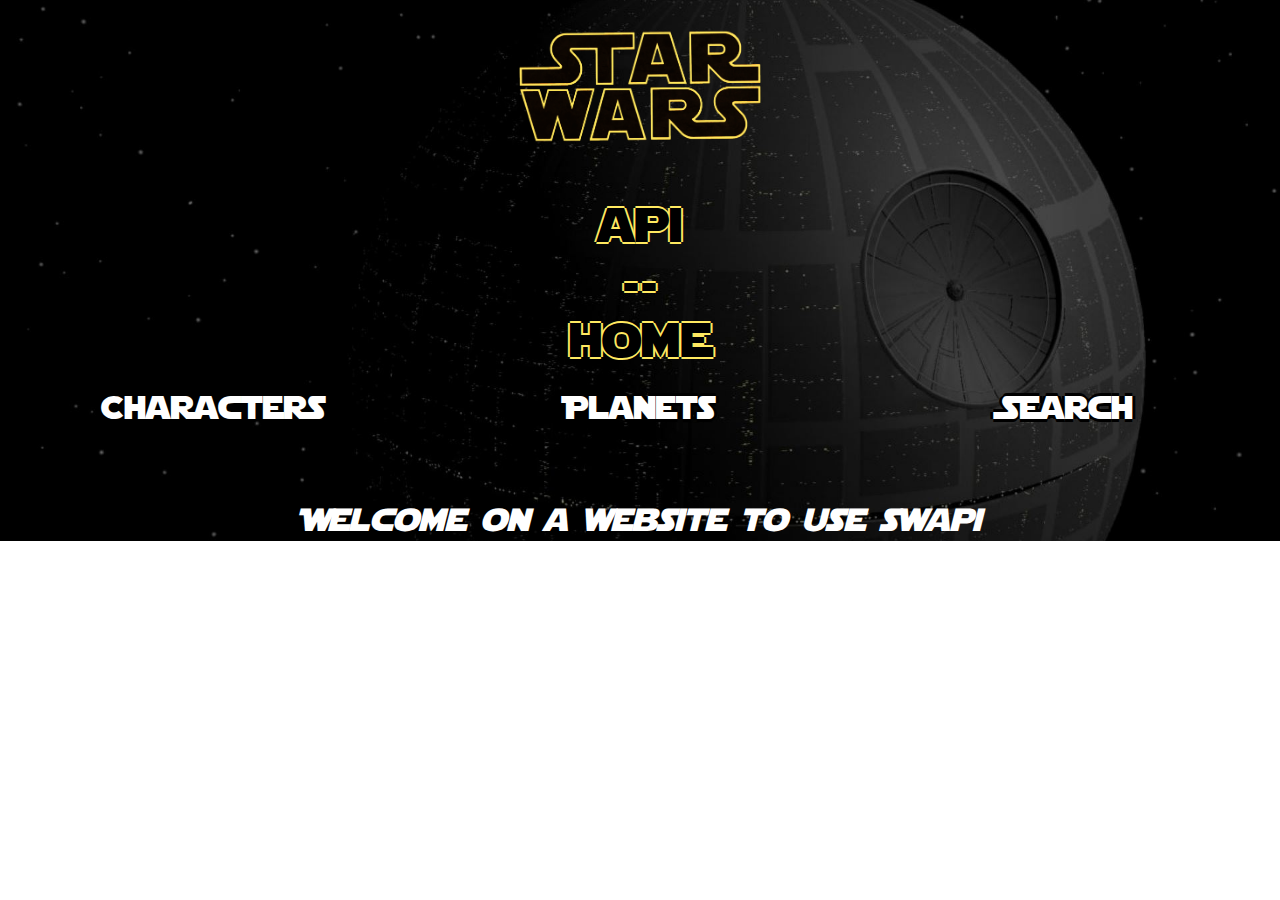
<file: api/index.html>
<!DOCTYPE html>
<html lang="fr">
<head>
    <meta charset="UTF-8">
    <title>Accueil</title>

    <link rel="stylesheet" href="https://stackpath.bootstrapcdn.com/bootstrap/4.4.1/css/bootstrap.min.css" integrity="sha384-Vkoo8x4CGsO3+Hhxv8T/Q5PaXtkKtu6ug5TOeNV6gBiFeWPGFN9MuhOf23Q9Ifjh" crossorigin="anonymous">

    <link rel="stylesheet" href="css/main.css">

</head>
<body>
    <main>
        <!--logo-->
        <figure>
            <img src="images/logostarwars.png">
            <h2>api</h2>
            <h2>--</h2>
            <h2>home</h2>
        </figure>
        <!--fin logo-->
        <!--Navigation-->
        <section class="container-fluid">
            <div class="row">
                <div class="col-sm-4"><a href="pages/characters.html">Characters</a></div>
                <div class="col-sm-4"><a href="pages/planets.html">Planets</a></div>
                <div class="col-sm-4"><a href="pages/search.html">Search</a></div>
            </div>
        </section>
        <section class="container-fluid">
            <div class="row">
                <div id="message" class="col-sm-12">Welcome on a website to use swapi</div>
            </div>
        </section>
        <!--fin-Navigation-->
    </main>
</body>
<script src="https://cdn.jsdelivr.net/npm/popper.js@1.16.0/dist/umd/popper.min.js" integrity="sha384-Q6E9RHvbIyZFJoft+2mJbHaEWldlvI9IOYy5n3zV9zzTtmI3UksdQRVvoxMfooAo" crossorigin="anonymous"></script>
<script src="https://stackpath.bootstrapcdn.com/bootstrap/4.4.1/js/bootstrap.min.js" integrity="sha384-wfSDF2E50Y2D1uUdj0O3uMBJnjuUD4Ih7YwaYd1iqfktj0Uod8GCExl3Og8ifwB6" crossorigin="anonymous"></script>
</html>
</file>
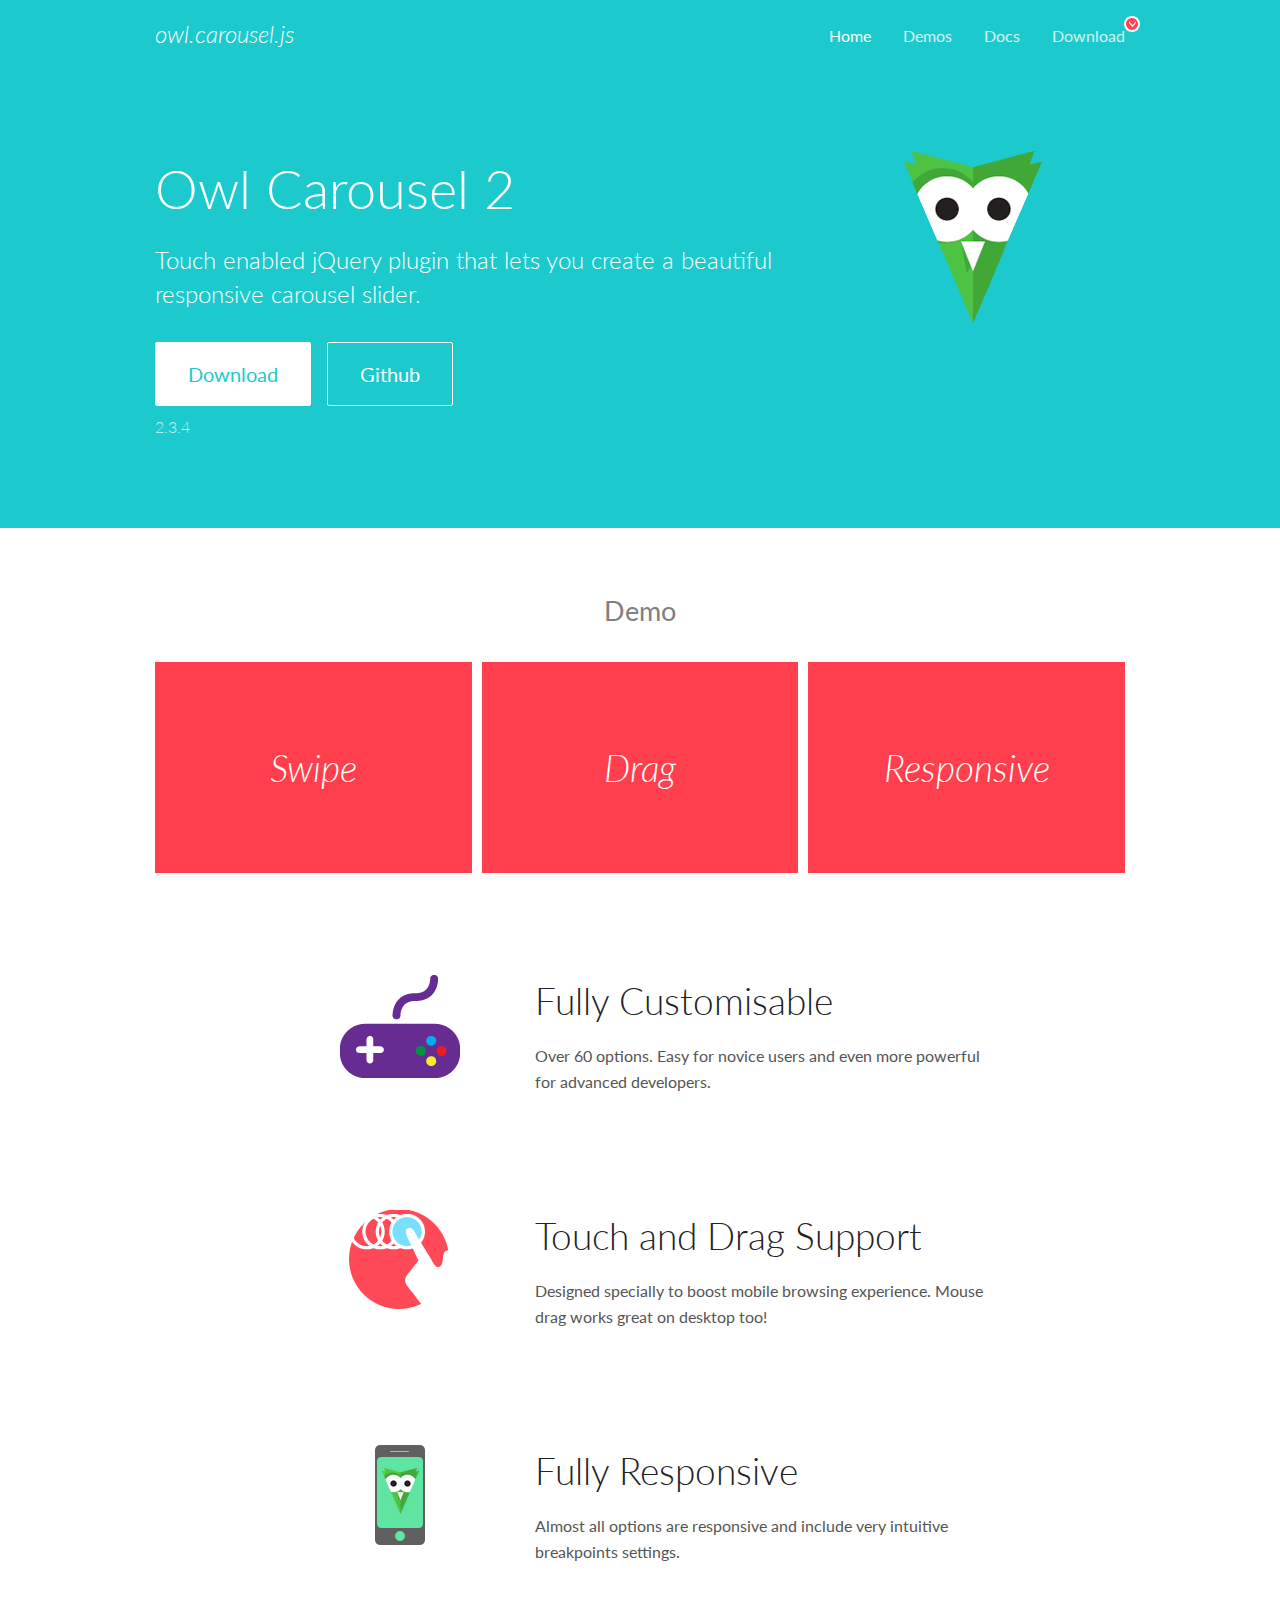
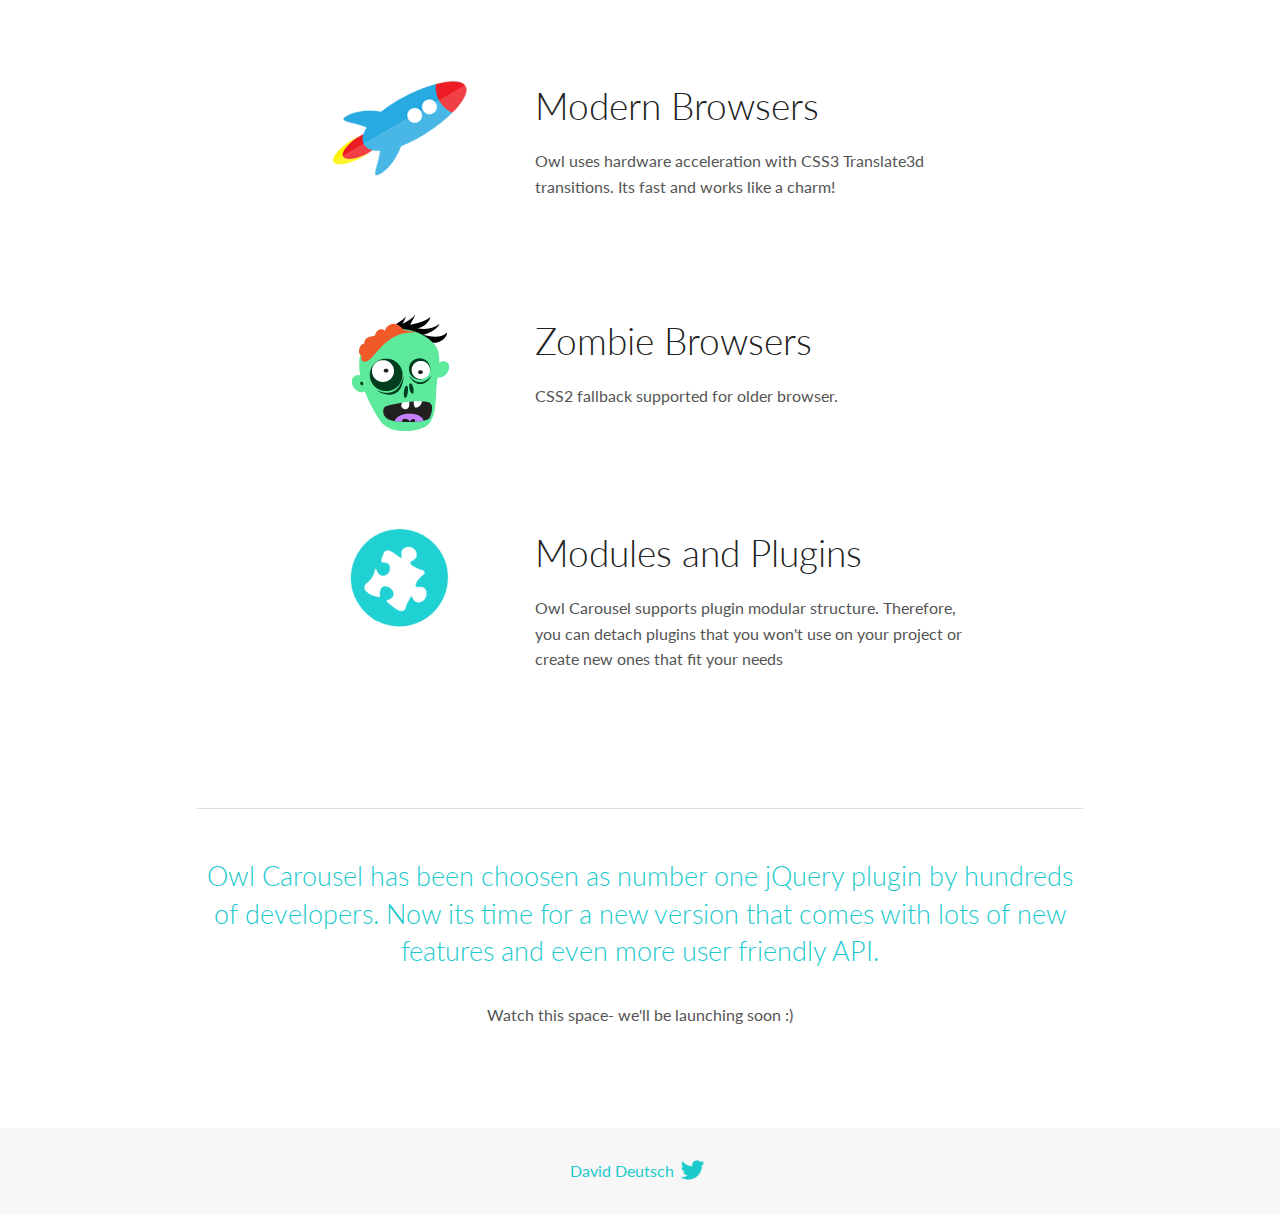
<file: ex/vendor/docs_owl_carousel/index.html>
<!DOCTYPE html>
<html lang="en">
  <head>

    <!-- head -->
    <meta charset="utf-8">
    <meta name="msapplication-tap-highlight" content="no" />
    <meta name="viewport" content="width=device-width, initial-scale=1.0" />
    <meta name="description" content="Touch enabled jQuery plugin that lets you create beautiful responsive carousel slider.">
    <meta name="author" content="David Deutsch">
    <title>
      Home | Owl Carousel | 2.3.4
    </title>

    <!-- Stylesheets -->
    <link href='https://fonts.googleapis.com/css?family=Lato:300,400,700,400italic,300italic' rel='stylesheet' type='text/css'>
    <link rel="stylesheet" href="assets/css/docs.theme.min.css">

    <!-- Owl Stylesheets -->
    <link rel="stylesheet" href="assets/owlcarousel/assets/owl.carousel.min.css">
    <link rel="stylesheet" href="assets/owlcarousel/assets/owl.theme.default.min.css">

    <!-- HTML5 shim and Respond.js IE8 support of HTML5 elements and media queries -->

    <!--[if lt IE 9]>
      <script src="https://oss.maxcdn.com/libs/html5shiv/3.7.0/html5shiv.js"></script>
      <script src="https://oss.maxcdn.com/libs/respond.js/1.3.0/respond.min.js"></script>
    <![endif]-->

    <!-- Favicons -->
    <link rel="apple-touch-icon-precomposed" sizes="144x144" href="assets/ico/apple-touch-icon-144-precomposed.png">
    <link rel="shortcut icon" href="assets/ico/favicon.png">
    <link rel="shortcut icon" href="favicon.ico">

    <!-- Yeah i know js should not be in header. Its required for demos.-->

    <!-- javascript -->
    <script src="assets/vendors/jquery.min.js"></script>
    <script src="assets/owlcarousel/owl.carousel.js"></script>
  </head>
  <body>

    <!-- header -->
    <header class="header">
      <div class="row">
        <div class="large-12 columns">
          <div class="brand left">
            <h3>
              <a href="/OwlCarousel2/">owl.carousel.js</a> 
            </h3>
          </div>
          <a id="toggle-nav" class="right">
            <span></span> <span></span> <span></span> 
          </a> 
          <div class="nav-bar">
            <ul class="clearfix">
              <li class="active">
                <a href="/OwlCarousel2/index.html">Home</a> 
              </li>
              <li> <a href="/OwlCarousel2/demos/demos.html">Demos</a>  </li>
              <li> <a href="/OwlCarousel2/docs/started-welcome.html">Docs</a>  </li>
              <li>
                <a href="https://github.com/OwlCarousel2/OwlCarousel2/archive/2.3.4.zip">Download</a> 
                <span class="download"></span> 
              </li>
            </ul>
          </div>
        </div>
      </div>
    </header>

    <!-- home panel -->
    <section id="hero">
      <div class="row">
        <div class="large-8 medium-8 columns">
          <h1>Owl Carousel 2</h1>
          <h4>Touch enabled jQuery plugin that lets you create a beautiful responsive carousel slider.</h4>
          <a href="https://github.com/OwlCarousel2/OwlCarousel2/archive/2.3.4.zip" class="hero-button">Download</a> 
          <a href="https://github.com/OwlCarousel2/OwlCarousel2" class="hero-button outline">Github</a> 
          <p>2.3.4</p>
        </div>
        <div class="large-4 medium-4 columns">
          <img class="owl-logo" src="assets/img/owl-logo.png" alt="mr. Owl">
        </div>
      </div>
    </section>

    <!-- body -->
    <div class="home-demo">
      <div class="row">
        <div class="large-12 columns">
          <h3>Demo</h3>
          <div class="owl-carousel">
            <div class="item">
              <h2>Swipe</h2>
            </div>
            <div class="item">
              <h2>Drag</h2>
            </div>
            <div class="item">
              <h2>Responsive</h2>
            </div>
            <div class="item">
              <h2>CSS3</h2>
            </div>
            <div class="item">
              <h2>Fast</h2>
            </div>
            <div class="item">
              <h2>Easy</h2>
            </div>
            <div class="item">
              <h2>Free</h2>
            </div>
            <div class="item">
              <h2>Upgradable</h2>
            </div>
            <div class="item">
              <h2>Tons of options</h2>
            </div>
            <div class="item">
              <h2>Infinity</h2>
            </div>
            <div class="item">
              <h2>Auto Width</h2>
            </div>
          </div>
        </div>
      </div>
    </div>
    <script>
      var owl = $('.owl-carousel');
      owl.owlCarousel({
        margin: 10,
        loop: true,
        responsive: {
          0: {
            items: 1
          },
          600: {
            items: 2
          },
          1000: {
            items: 3
          }
        }
      })
    </script>

    <!-- features -->
    <div id="features">
      <div class="row">
        <div class="small-12 medium-9 small-centered columns">
          <section class="row feature">
            <div class="medium-4 small-12 columns">
              <img src="assets/img/feature-options.png" alt="">
            </div>
            <div class="medium-8 small-12 columns">
              <h2>Fully Customisable</h2>
              <p>Over 60 options. Easy for novice users and even more powerful for advanced developers.</p>
            </div>
          </section>
          <section class="row feature">
            <div class="medium-4 small-12 columns">
              <img src="assets/img/feature-drag.png" alt="">
            </div>
            <div class="medium-8 small-12 columns">
              <h2>Touch and Drag Support</h2>
              <p>Designed specially to boost mobile browsing experience. Mouse drag works great on desktop too!</p>
            </div>
          </section>
          <section class="row feature">
            <div class="medium-4 small-12 columns">
              <img src="assets/img/feature-responsive.png" alt="">
            </div>
            <div class="medium-8 small-12 columns">
              <h2>Fully Responsive</h2>
              <p>Almost all options are responsive and include very intuitive breakpoints settings.</p>
            </div>
          </section>
          <section class="row feature">
            <div class="medium-4 small-12 columns">
              <img src="assets/img/feature-modern.png" alt="">
            </div>
            <div class="medium-8 small-12 columns">
              <h2>Modern Browsers</h2>
              <p>Owl uses hardware acceleration with CSS3 Translate3d transitions. Its fast and works like a charm! </p>
            </div>
          </section>
          <section class="row feature">
            <div class="medium-4 small-12 columns">
              <img src="assets/img/feature-zombie.png" alt="">
            </div>
            <div class="medium-8 small-12 columns">
              <h2>Zombie Browsers</h2>
              <p>CSS2 fallback supported for older browser.</p>
            </div>
          </section>
          <section class="row feature">
            <div class="medium-4 small-12 columns">
              <img src="assets/img/feature-module.png" alt="">
            </div>
            <div class="medium-8 small-12 columns">
              <h2>Modules and Plugins</h2>
              <p>Owl Carousel supports plugin modular structure. Therefore, you can detach plugins that you won&#x27;t use on your project or create new ones that fit your needs</p>
            </div>
          </section>
        </div>
      </div>
    </div>

    <!-- footer -->
    <section id="teaser-text">
      <div class="row">
        <div class="small-12 medium-11 small-centered columns">
          <hr>
          <h3 id="owl-carousel-has-been-choosen-as-number-one-jquery-plugin-by-hundreds-of-developers-now-its-time-for-a-new-version-that-comes-with-lots-of-new-features-and-even-more-user-friendly-api-">Owl Carousel has been choosen as number one jQuery plugin by hundreds of developers. Now its time for a new version that comes with lots of new features and even more user friendly API.</h3>
          <p>Watch this space- we&#39;ll be launching soon :)</p>
        </div>
      </div>
    </section>

    <!-- footer -->
    <footer class="footer">
      <div class="row">
        <div class="large-12 columns">
          <h5>
            <a href="/OwlCarousel2/docs/support-contact.html">David Deutsch</a> 
            <a id="custom-tweet-button" href="https://twitter.com/share?url=https://github.com/OwlCarousel2/OwlCarousel2&text=Owl Carousel - This is so awesome! " target="_blank"></a> 
          </h5>
        </div>
      </div>
    </footer>

    <!-- vendors -->
    <script src="assets/vendors/highlight.js"></script>
    <script src="assets/js/app.js"></script>
  </body>
</html>
</file>
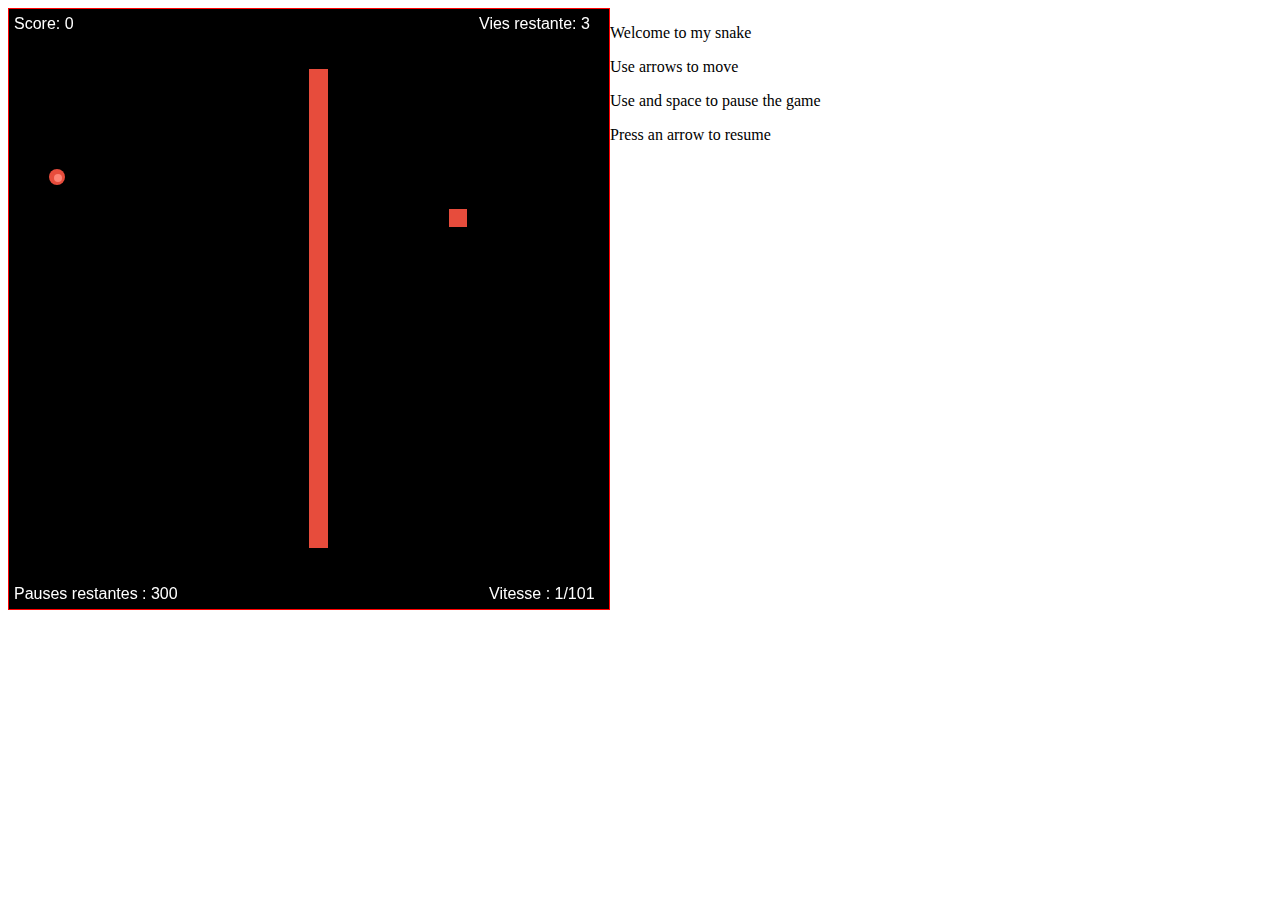
<file: snake.html>
<!DOCTYPE html>
<html lang="en">
<head>
    <meta charset="UTF-8">
    <title>Snake</title>
    <link rel="stylesheet" href="css/snake.css">
</head>
<body>
<section class="contenutest">
    <div id="flex">
        <canvas id="zone" width="600" height="600" style="border: 1px red solid; background-color : black;">
            Désolé, votre navigateur (ou sa version) ne prend pas en charge les "canvas".
        </canvas>
        <div>
            <p>
                Welcome to my snake
            </p>
            <p>
                Use arrows to move
            </p>
            <p>
                Use and space to pause the game
            </p>
            <p>
                Press an arrow to resume
            </p>
        </div>
    </div>
</section>
<script>

    var canvas = document.getElementById('zone');
    var ctx = canvas.getContext('2d');

    var largeur=hauteur=20;
    var x= 440;//Math.trunc(Math.random()*canvas.height/hauteur)*hauteur;
    var y= 200;//Math.trunc(Math.random()*canvas.width/largeur)*largeur;
    var depX=depY=0;

    var trace =[];
    var tailleTrace=5; //5
    var sautTrace=1;
    var tailleMaxTrace=500;
    var hist, compteBoucle = 0;
    var maxTaille=5;
    var sautBoucle = 10;

    var pommeX = Math.trunc(Math.random()*canvas.width/largeur)*largeur;
    var pommeY = Math.trunc(Math.random()*canvas.height/hauteur)*hauteur;
    var pommeRadius = 8;

    var score=0;

    var vies=3;

    var time=150; //150
    var nbPauses=300;
    var pause=0;

    var hist, hist2=0;

    var droite=39;
    var gauche=37;
    var haut=38;
    var bas=40;

    function dessinTete()
    {
        //console.log('dessinTete', JSON.stringify([x, y])) ;
        ctx.beginPath(); //dessin tête
        ctx.fillStyle="#e74c3c";
        ctx.fillRect(x,y,largeur-2, hauteur-2);
        ctx.closePath();
    }

    function dessinTrace()
    {
        //console.log('dessinTrace', JSON.stringify(trace)) ;

        if (depX!=0 || depY!=0)
        {
            trace.push({x:x,y:y});
        }

        while(trace.length>tailleTrace+1)
        {
            trace.shift();
        }
        for(var i=0;i<trace.length-1;i++)  //dessin trace
        {
            ctx.beginPath();
            ctx.fillStyle="#f1c40f";
            ctx.fillRect(trace[i].x,trace[i].y, largeur-2, hauteur-2);
            ctx.closePath();
        }
    }
    function dessinPomme()
    {
        ctx.beginPath(); //dessin pomme
        ctx.arc(pommeX+pommeRadius, pommeY+pommeRadius,pommeRadius, 0, Math.PI * 2);
        ctx.fillStyle="#e74c3c";
        ctx.fill();
        ctx.closePath();
        ctx.beginPath(); //dessin reflet pomme
        ctx.arc(pommeX+pommeRadius+1, pommeY+pommeRadius+1,pommeRadius/2, 0, Math.PI * 2);
        ctx.fillStyle="#Fe8476";
        ctx.fill();
        ctx.closePath();
    }



    function dessinScore()
    {
        ctx.beginPath(); //dessin score
        ctx.font = '16px Arial';
        ctx.fillStyle = '#fff';
        ctx.fillText('Score: ' + score, 5, 20);
        ctx.closePath();
    }

    function dessinVies()
    {
        ctx.beginPath();
        ctx.font = '16px Arial'; // dessin nb vie
        ctx.fillStyle = '#fff';
        ctx.fillText('Vies restante: ' + vies, canvas.width - 130, 20);
        ctx.closePath();
    }

    function dessinVitesse()
    {
        ctx.beginPath(); //dessin score
        ctx.font = '16px Arial';
        ctx.fillStyle = '#fff';
        ctx.fillText('Vitesse : ' + (151-time) +'/101', canvas.width-120, canvas.height-10);
        ctx.closePath();
    }

    function dessinPauses()
    {
        ctx.beginPath(); //dessin score
        ctx.font = '16px Arial';
        ctx.fillStyle = '#fff';
        ctx.fillText('Pauses restantes : ' + nbPauses, 5, canvas.height-10);
        ctx.closePath();
    }

    function gestionPause()
    {
        if (nbPauses>0)
        {
            nbPauses--;
            depY=0;
            depX=0;
            pause==1;
        }

    }

    function gameOver()
    {
        if (vies==0)
        {
            alert (`T'as perdu, tu as mangé ${score} pomme(s), et atteint la taille maximale de ${maxTaille} cases`);
            score =0;
            vies=3;
            time = 150;
            interval = setInterval (game,time);
        }
    }


    function collisionBords()
    {

        if (x<0)
        {
            x=canvas.width-20;

        }
        if (x>=canvas.width)
        {
            x=0;

        }
        if (y<0)
        {
            y=canvas.height-20;

        }
        if (y>=canvas.height)
        {
            y=0;

        }
    }

    function levelDesign()
    {

        dessinObstacles();
        collisionObstacles();

    }

    function dessinObstacles()
    {
        ctx.beginPath(); //dessin mur
        ctx.fillStyle="#e74c3c";
        ctx.fillRect(300,60,19,479);
        ctx.closePath();
    }



    function verifSpawnPomme()
    {
        for (i=0;i<trace.length-1;i++) //pour vérifier que la pomme n'apparaisse pas sur le serpon
        {
            while ((pommeX==trace[i].x && pommeY==trace[i].y) || (pommeX==300 && (pommeY>=60 && pommeY<=520)))
            {
                pommeX=Math.trunc(Math.random()*canvas.width/largeur)*largeur;
                pommeY=Math.trunc(Math.random()*canvas.height/hauteur)*hauteur;
            }
        }
    }

    function collisionObstacles()
    {
        if (x===300 && (y>=60 && y<=520))
        {
            vies--;
            ctx.clearRect(0, 0, canvas.width, canvas.height);
            trace =[];
            pommeX=Math.trunc(Math.random()*canvas.width/largeur)*largeur; //redef position pomme
            pommeY=Math.trunc(Math.random()*canvas.height/hauteur)*hauteur;
            depX=depY=0; //arret serpent
            x= Math.trunc(Math.random()*canvas.height/hauteur)*hauteur;
            y= Math.trunc(Math.random()*canvas.width/largeur)*largeur;
            tailleTrace=5;
            hist=0;  // pour pouvoir repartir dans toutes les directions
            alert("mangeage de mur");
            rehausseTime();
        }
    }

    window.onload=function()
    {

        document.addEventListener ("keydown",keyboard);

        function keyboard(evt)
        {
            switch (evt.keyCode)
            {
                case gauche: // fleche de gauche
                    if(hist==droite){break;} //si hist = droite, empeche demi tour en 1 temps

                    if (hist2==droite && hist==bas) //pour éviter l'automangeage en 2 temps, fait un bas gauche rapide
                    {
                        depY=1;
                        depX=0;
                        game();
                    }
                    if (hist2==droite && hist==haut) //pour éviter l'automangeage en 2 temps, fait un haut gauche rapide
                    {
                        depY=-1;
                        depX=0;
                        game();
                    }
                    hist2=hist;
                    hist=evt.keyCode;
                    depY=0;
                    depX=-1;
                    break;

                case haut: //fleche du haut
                    if(hist==bas){break;} //si hist = bas, empeche demi tour en 1 temps
                    if (hist2==bas && hist==droite) //pour éviter l'automangeage en 2 temps, fait un droite haut rapide
                    {
                        depY=0;
                        depX=1;
                        game();
                    }
                    if (hist2==bas && hist==gauche) //pour éviter l'automangeage en 2 temps, fait un gauche haut rapide
                    {
                        depY=0;
                        depX=-1;
                        game();
                    }
                    hist2=hist;
                    hist=evt.keyCode;
                    depY=-1;
                    depX=0;
                    break;

                case droite: //fleche de droite
                    if(hist==gauche){break;} //si hist = gauche, empeche demi tour en 1 temps
                    if (hist2==gauche && hist==haut) //pour éviter l'automangeage en 2 temps, fait un haut droite rapide
                    {
                        depY=-1;
                        depX=0;
                        game();
                    }
                    if (hist2==gauche && hist==bas) //pour éviter l'automangeage en 2 temps, fait un bas droite rapide
                    {
                        depY=1;
                        depX=0;
                        game();
                    }
                    hist2=hist;
                    hist=evt.keyCode;
                    depY=0;
                    depX=1;
                    break;

                case bas: // fleche du bas
                    if(hist==haut){break;} //si hist = haut, empeche demi tour en 1 temps
                    if (hist2==haut && hist==droite) //pour éviter l'automangeage en 2 temps, fait un droite bas rapide
                    {
                        depY=0;
                        depX=1;
                        game();
                    }
                    if (hist2==haut && hist==gauche) //pour éviter l'automangeage en 2 temps, fait un gauche bas rapide
                    {
                        depY=0;
                        depX=-1;
                        game();
                    }
                    hist2=hist;
                    hist=evt.keyCode;
                    depY=1;
                    depX=0;
                    break;

                case 32: //espace
                    gestionPause();
                    break;
            }
        }

        function game ()
        {
            if(!depX && !depY && pause==1)
                return ;
            ctx.clearRect(0, 0, canvas.width, canvas.height);
            x+=depX*largeur;
            y+=depY*hauteur;

            collisionBords();

            dessinTrace();

            dessinTete();

            dessinScore();

            dessinVies();

            dessinVitesse();

            dessinPauses();

            dessinPomme();

            detectCollisionPomme();

            autoCollision();

            gameOver();

            levelDesign();

            hist2=0;
            //console.log(trace);
        }



        function accelJeu()
        {
            if (time>50)
            {
                time --;
            }
            clearTimeout(interval);
            interval = setInterval (game,time);
        }

        function rehausseTime()
        {
            if (time >=130)
            {
                time = 150;
            }
            else
            {
                time+=20;
            }
            clearTimeout(interval);
            interval = setInterval (game,time);
        }

        function autoCollision()
        {

            for (i=0;i<trace.length-1;i++)
            {
                if (trace[i].x==trace[trace.length-1].x && trace[i].y==trace[trace.length-1].y)
                {
                    alert("automangeage");
                    vies--;
                    ctx.clearRect(0, 0, canvas.width, canvas.height);
                    trace =[];
                    pommeX=Math.trunc(Math.random()*canvas.width/largeur)*largeur; //redef position pomme
                    pommeY=Math.trunc(Math.random()*canvas.height/hauteur)*hauteur;
                    depX=depY=0; //arret serpent
                    x= Math.trunc(Math.random()*canvas.height/hauteur)*hauteur;
                    y= Math.trunc(Math.random()*canvas.width/largeur)*largeur;
                    tailleTrace=5;
                    hist=0; // pour pouvoir repartur dans toutes les directions
                    rehausseTime();
                }
            }
        }



        function detectCollisionPomme()
        {
            if (x==pommeX && y==pommeY) //détection collision
            {

                score ++;
                pommeX=Math.trunc(Math.random()*canvas.width/largeur)*largeur;
                pommeY=Math.trunc(Math.random()*canvas.height/hauteur)*hauteur;
                tailleTrace+=sautTrace; //arandissement
                verifSpawnPomme();
                if (maxTaille<tailleTrace)
                {
                    maxTaille=tailleTrace;
                }
                accelJeu();
            }
            console.log(pommeX);
        }

        function gameOver()
        {
            if (vies==0)
            {
                alert (`T'as perdu, tu as mangé ${score} pomme(s), et atteint la taille maximale de ${maxTaille} cases`);
                score =0;
                vies=3;
                time = 150;
                clearTimeout(interval);
                interval = setInterval (game,time);
            }
        }

        interval = setInterval (game,time);
        console.log("jeej");
    }
</script>

</body>
</html>
</file>
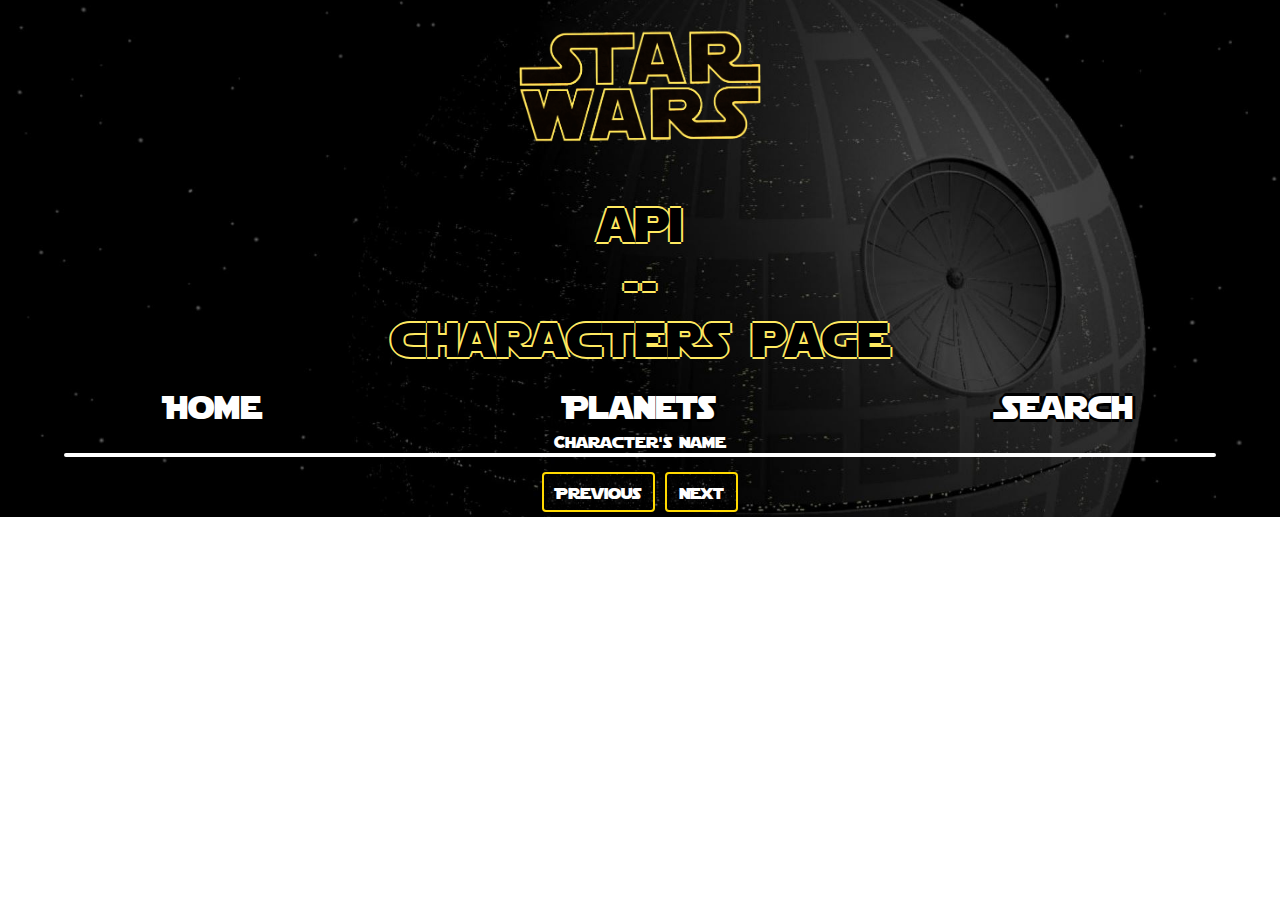
<file: api/pages/characters.html>
<!DOCTYPE html>
<html lang="fr">
<head>
    <meta charset="UTF-8">
    <title>Characters</title>
    <script src="../js/jquery.js"></script>

    <link rel="stylesheet" href="https://stackpath.bootstrapcdn.com/bootstrap/4.4.1/css/bootstrap.min.css" integrity="sha384-Vkoo8x4CGsO3+Hhxv8T/Q5PaXtkKtu6ug5TOeNV6gBiFeWPGFN9MuhOf23Q9Ifjh" crossorigin="anonymous">

    <link rel="stylesheet" href="../css/main.css">
</head>
<body>
<main>
    <!--Logo-->
    <figure>
        <img src="../images/logostarwars.png">
        <h2>api</h2>
        <h2>--</h2>
        <h2>characters page</h2>
    </figure>
    <!--fin-Logo-->
    <section class="container-fluid">
        <div class="row">
            <div class="col-sm-4"><a href="../index.html">Home</a></div>
            <div class="col-sm-4"><a href="planets.html">Planets</a></div>
            <div class="col-sm-4"><a href="search.html">Search</a></div>
        </div>
    </section>

    <!--Tableau-->
    <section class="container-fluid">
        <div class="row">
            <div class="col-12"> Character's name </div>
        </div>
    </section>
    <section class="container-fluid" id="tableau">
    </section>
    <div id="divButtons">
        <button type="button" class='btn btn-dark' id="previous">Previous</button>
        <button type="button" class='btn btn-dark' id="next">Next</button>
    </div>
    <!--fin-Tableau-->

    <!--Modal-->
    <div class="modal" tabindex="-1" role="dialog" id="modal">
        <div class="modal-dialog" role="document">
            <div class="modal-content">
                <div class="modal-header">
                    <h5 class="modal-title">Character's Details</h5>
                    <button type="button" class="close" data-dismiss="modal" aria-label="Close">
                        <span aria-hidden="true">&times;</span>
                    </button>
                </div>
                <div class="modal-body" id="modalBody">
                    <p>Name :</p>
                    <div id="name"></div>
                    <p>Height :</p>
                    <div id="height"></div>
                    <p>Mass :</p>
                    <div id="mass"></div>
                    <p>Gender :</p>
                    <div id="gender"></div>
                </div>
                <div class="modal-footer">
                    <button type="button" class='btn btn-dark' data-dismiss="modal">Close</button>
                </div>
            </div>
        </div>
    </div>






    <!--fin-Modal-->
</main>
</body>

<script src="https://cdn.jsdelivr.net/npm/popper.js@1.16.0/dist/umd/popper.min.js" integrity="sha384-Q6E9RHvbIyZFJoft+2mJbHaEWldlvI9IOYy5n3zV9zzTtmI3UksdQRVvoxMfooAo" crossorigin="anonymous"></script>
<script src="https://stackpath.bootstrapcdn.com/bootstrap/4.4.1/js/bootstrap.min.js" integrity="sha384-wfSDF2E50Y2D1uUdj0O3uMBJnjuUD4Ih7YwaYd1iqfktj0Uod8GCExl3Og8ifwB6" crossorigin="anonymous"></script>

<script src="../js/characters.js"></script>
</html>
</file>
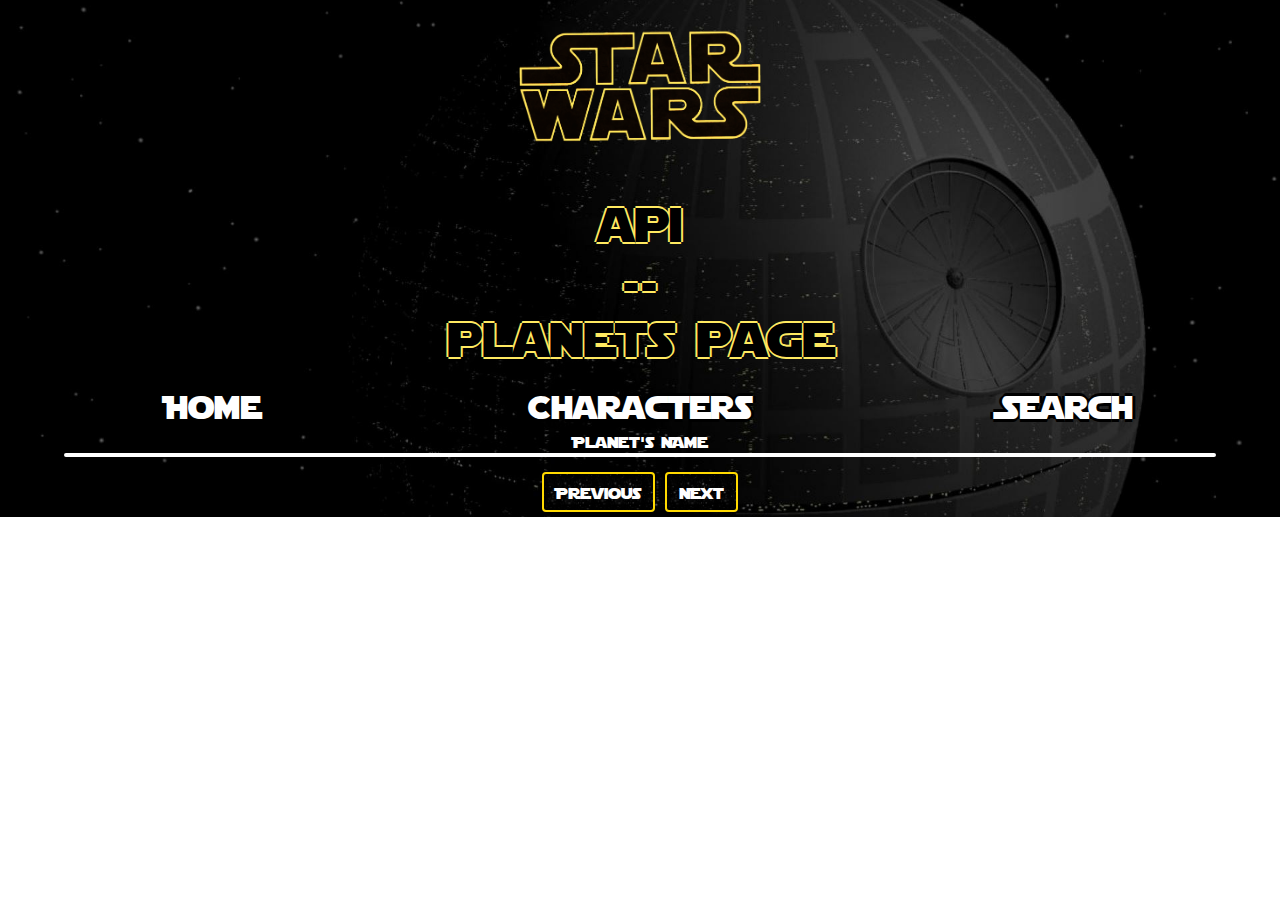
<file: api/pages/planets.html>
<!DOCTYPE html>
<html lang="fr">
<head>
    <meta charset="UTF-8">
    <title>Planets</title>
    <script src="../js/jquery.js"></script>

    <link rel="stylesheet" href="https://stackpath.bootstrapcdn.com/bootstrap/4.4.1/css/bootstrap.min.css" integrity="sha384-Vkoo8x4CGsO3+Hhxv8T/Q5PaXtkKtu6ug5TOeNV6gBiFeWPGFN9MuhOf23Q9Ifjh" crossorigin="anonymous">

    <link rel="stylesheet" href="../css/main.css">
</head>
<!--Navigation-->
<body>
<main>
    <!--Logo-->
    <figure>
        <img src="../images/logostarwars.png">
        <h2>api</h2>
        <h2>--</h2>
        <h2>planets page</h2>
    </figure>
    <!--fin logo-->
    <section class="container-fluid">
        <div class="row">
            <div class="col-sm-4"><a href="../index.html">Home</a></div>
            <div class="col-sm-4"><a href="characters.html">Characters</a></div>
            <div class="col-sm-4"><a href="search.html">Search</a></div>
        </div>
    </section>
    <!--fin-Navigation-->

    <!--Tableau-->
    <section class="container-fluid">
        <div class="row">
            <div class="col-12"> Planet's Name </div>
        </div>
    </section>
    <section class="container-fluid" id="tableau">
    </section>
        <div id="divButtons">
            <button type="button" class='btn btn-dark' id="previous">Previous</button>
            <button type="button" class='btn btn-dark' id="next">Next</button>
        </div>
    <!--fin-Tableau-->

    <!--Modal-->
    <div class="modal" tabindex="-1" role="dialog" id="modal">
        <div class="modal-dialog" role="document">
            <div class="modal-content">
                <div class="modal-header">
                    <h5 class="modal-title">Planet's Details</h5>
                    <button type="button" class="close" data-dismiss="modal" aria-label="Close">
                        <span aria-hidden="true">&times;</span>
                    </button>
                </div>
                <div class="modal-body" id="modalBody">
                    <p>Name :</p>
                    <div id="name"></div>
                    <p>Rotation Period :</p>
                    <div id="rotation_period"></div>
                    <p>Orbital Period :</p>
                    <div id="orbital_period"></div>
                    <p>Diameter :</p>
                    <div id="diameter"></div>
                    <p>Famous Resident(s) :</p>
                    <div id="residents"></div>
                </div>
                <div class="modal-footer">
                    <button type="button" class='btn btn-dark' data-dismiss="modal">Close</button>
                </div>
            </div>
        </div>
    </div>

<!--fin-Modal-->
</main>
</body>
<script src="https://cdn.jsdelivr.net/npm/popper.js@1.16.0/dist/umd/popper.min.js" integrity="sha384-Q6E9RHvbIyZFJoft+2mJbHaEWldlvI9IOYy5n3zV9zzTtmI3UksdQRVvoxMfooAo" crossorigin="anonymous"></script>
<script src="https://stackpath.bootstrapcdn.com/bootstrap/4.4.1/js/bootstrap.min.js" integrity="sha384-wfSDF2E50Y2D1uUdj0O3uMBJnjuUD4Ih7YwaYd1iqfktj0Uod8GCExl3Og8ifwB6" crossorigin="anonymous"></script>

<script src="../js/planets.js"></script>
</html>
</file>
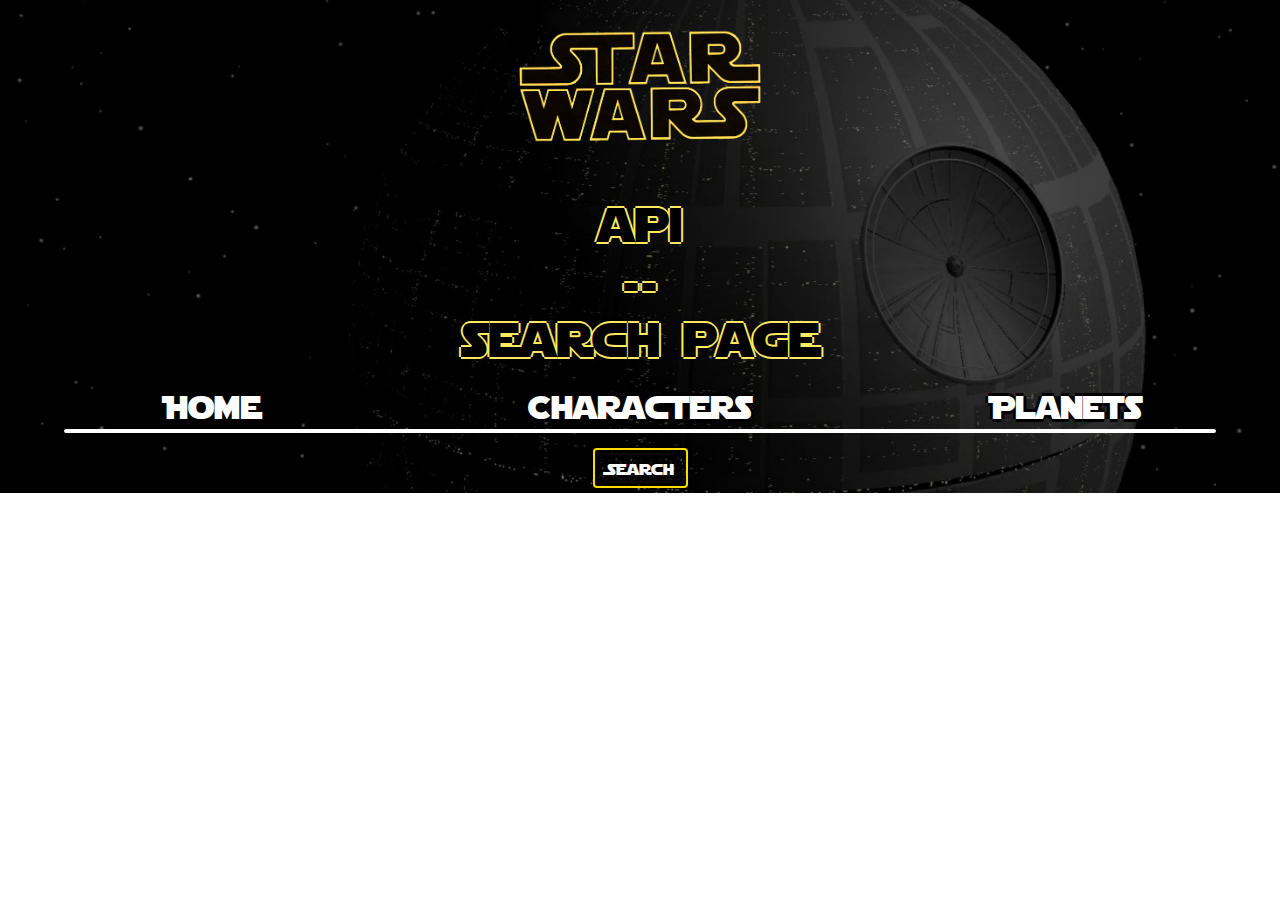
<file: api/pages/search.html>
<!DOCTYPE html>
<html lang="fr">
<head>
    <meta charset="UTF-8">
    <title>Search</title>
    <script src="../js/jquery.js"></script>

    <link rel="stylesheet" href="https://stackpath.bootstrapcdn.com/bootstrap/4.4.1/css/bootstrap.min.css" integrity="sha384-Vkoo8x4CGsO3+Hhxv8T/Q5PaXtkKtu6ug5TOeNV6gBiFeWPGFN9MuhOf23Q9Ifjh" crossorigin="anonymous">

    <link rel="stylesheet" href="../css/main.css">

</head>
<body>
<main>
    <!--logo-->
    <figure>
        <img src="../images/logostarwars.png">
        <h2>api</h2>
        <h2>--</h2>
        <h2>search page</h2>
    </figure>
    <!--fin logo -->
    <!--Navigation-->
    <section class="container-fluid">
        <div class="row">
            <div class="col-sm-4"><a href="../index.html">Home</a></div>
            <div class="col-sm-4"><a href="characters.html">Characters</a></div>
            <div class="col-sm-4"><a href="planets.html">Planets</a></div>
        </div>
    </section>
    <!--fin-Navigation-->

    <!--Gestion contenu-->
    <section class="container-fluid" id="tableau">

    </section>
    <div id="divButtons">
        <button type='button' class='btn btn-dark' data-toggle='modal' data-target='#modal'>Search</button>
    </div>
    <!--fin gestion contenu-->
    <!--Modal-->
    <div class="modal" tabindex="-1" role="dialog" id="modal">
        <div class="modal-dialog" role="document">
            <div class="modal-content">
                <div class="modal-header">
                    <button type="button" class="close" data-dismiss="modal" aria-label="Close">
                        <span aria-hidden="true">&times;</span>
                    </button>
                </div>
                <div class="modal-body" id="modalBody">
                    <p>Search</p>
                    <input id="search" type="text"/>
                </div>
                <div class="modal-footer">
                    <button type="button" class="btn btn-secondary" data-dismiss="modal">Close</button>
                    <button id="planetSearch" type="button" class="btn btn-secondary" data-dismiss="modal">Planet Search</button>
                    <button id="characterSearch" type="button" class="btn btn-secondary" data-dismiss="modal">Character Search</button>
                </div>
            </div>
        </div>
    </div>
    <!--fin-Modal-->
</main>
</body>

<script src="https://cdn.jsdelivr.net/npm/popper.js@1.16.0/dist/umd/popper.min.js" integrity="sha384-Q6E9RHvbIyZFJoft+2mJbHaEWldlvI9IOYy5n3zV9zzTtmI3UksdQRVvoxMfooAo" crossorigin="anonymous"></script>
<script src="https://stackpath.bootstrapcdn.com/bootstrap/4.4.1/js/bootstrap.min.js" integrity="sha384-wfSDF2E50Y2D1uUdj0O3uMBJnjuUD4Ih7YwaYd1iqfktj0Uod8GCExl3Og8ifwB6" crossorigin="anonymous"></script>

<script src="../js/search.js"></script>
</html>
</file>
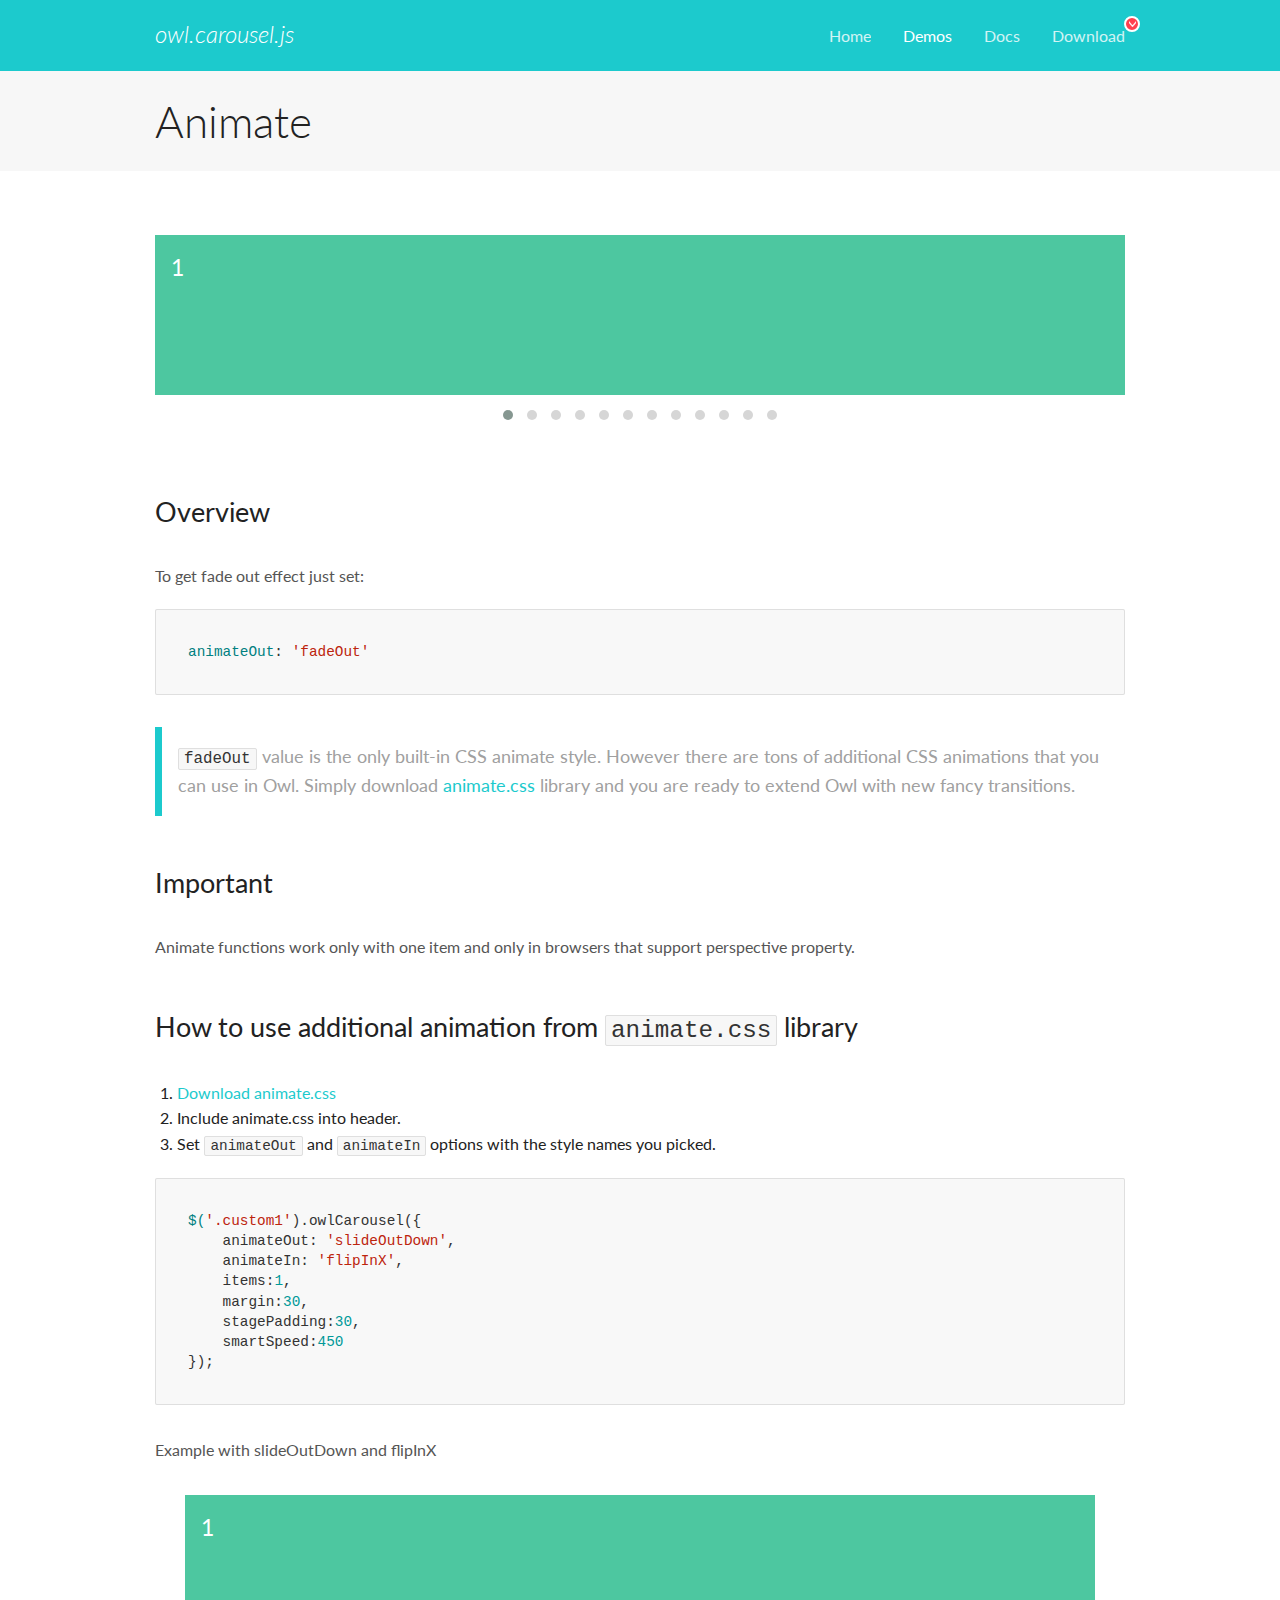
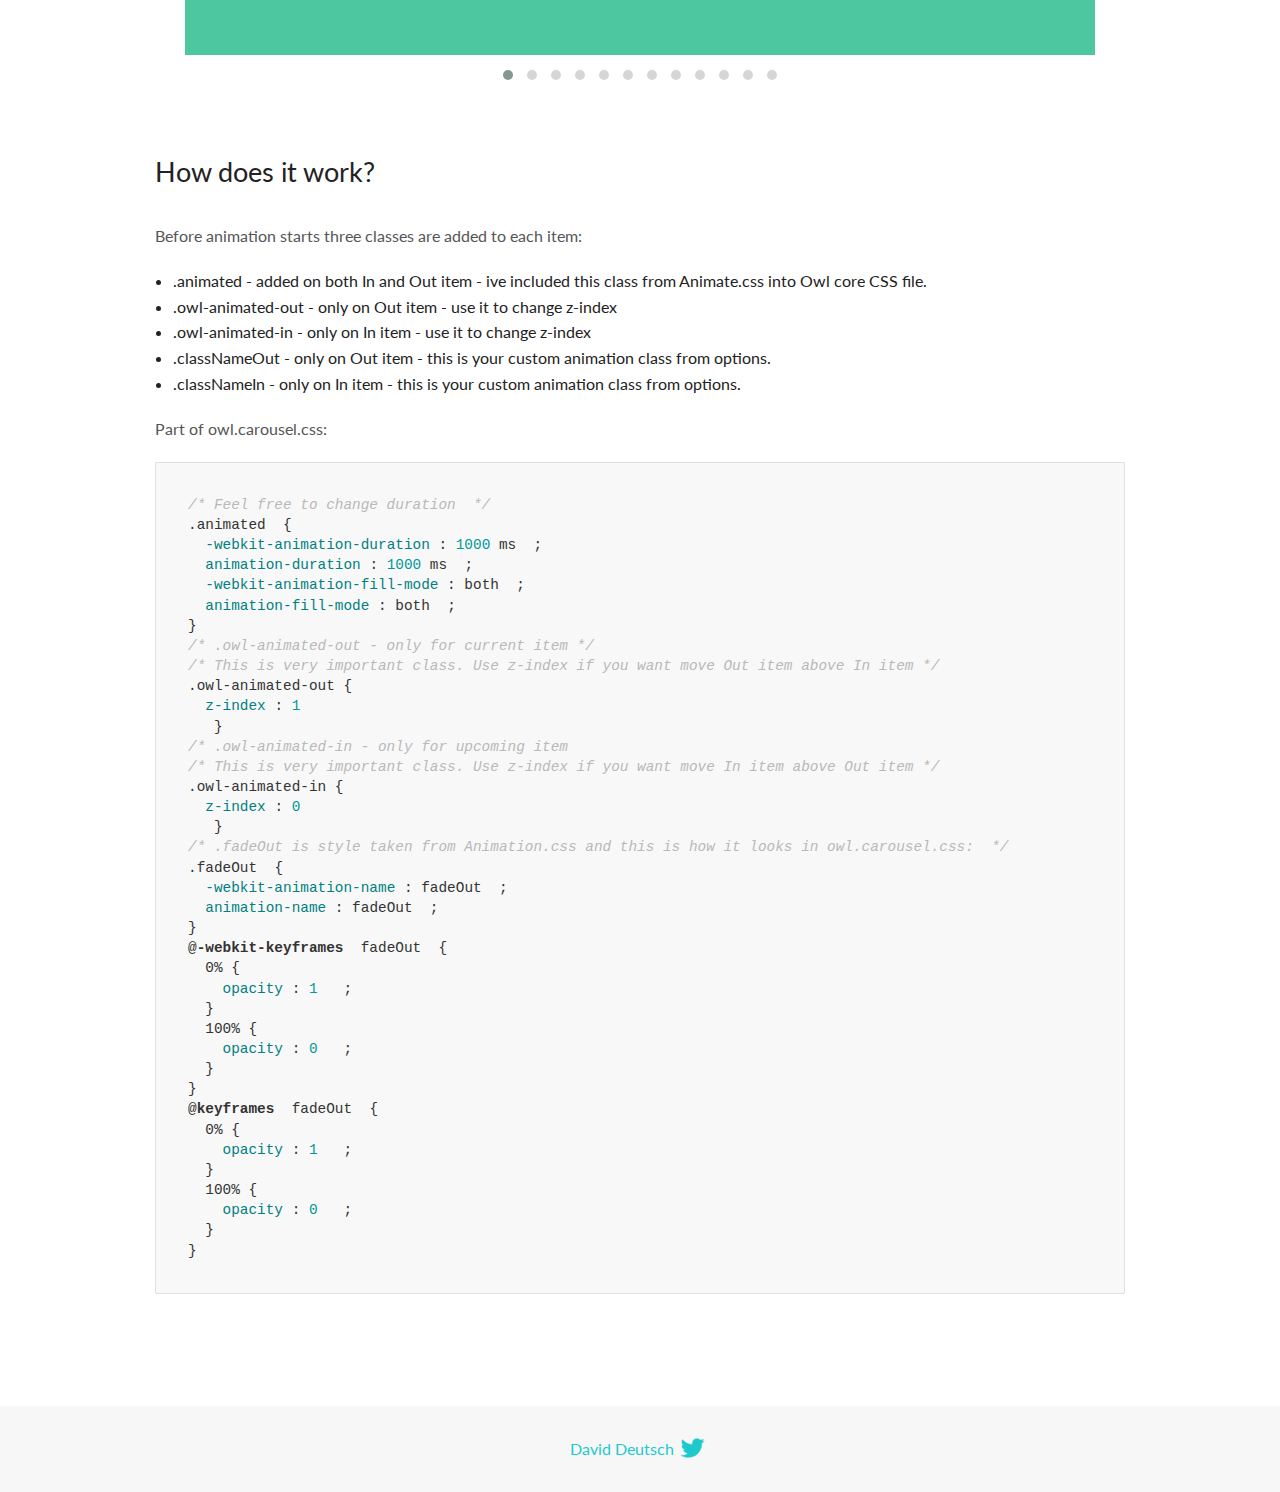
<file: ex/vendor/docs_owl_carousel/demos/animate.html>
<!DOCTYPE html>
<html lang="en">
  <head>

    <!-- head -->
    <meta charset="utf-8">
    <meta name="msapplication-tap-highlight" content="no" />
    <meta name="viewport" content="width=device-width, initial-scale=1.0" />
    <meta name="description" content="Animate carousel">
    <meta name="author" content="David Deutsch">
    <title>
      Animate Demo | Owl Carousel | 2.3.4
    </title>

    <!-- Stylesheets -->
    <link href='https://fonts.googleapis.com/css?family=Lato:300,400,700,400italic,300italic' rel='stylesheet' type='text/css'>
    <link rel="stylesheet" href="../assets/css/docs.theme.min.css">

    <!-- Owl Stylesheets -->
    <link rel="stylesheet" href="../assets/owlcarousel/assets/owl.carousel.min.css">
    <link rel="stylesheet" href="../assets/owlcarousel/assets/owl.theme.default.min.css">

    <!-- HTML5 shim and Respond.js IE8 support of HTML5 elements and media queries -->

    <!--[if lt IE 9]>
      <script src="https://oss.maxcdn.com/libs/html5shiv/3.7.0/html5shiv.js"></script>
      <script src="https://oss.maxcdn.com/libs/respond.js/1.3.0/respond.min.js"></script>
    <![endif]-->

    <!-- Favicons -->
    <link rel="apple-touch-icon-precomposed" sizes="144x144" href="../assets/ico/apple-touch-icon-144-precomposed.png">
    <link rel="shortcut icon" href="../assets/ico/favicon.png">
    <link rel="shortcut icon" href="favicon.ico">

    <!-- Yeah i know js should not be in header. Its required for demos.-->

    <!-- javascript -->
    <script src="../assets/vendors/jquery.min.js"></script>
    <script src="../assets/owlcarousel/owl.carousel.js"></script>
  </head>
  <body>

    <!-- header -->
    <header class="header">
      <div class="row">
        <div class="large-12 columns">
          <div class="brand left">
            <h3>
              <a href="/OwlCarousel2/">owl.carousel.js</a> 
            </h3>
          </div>
          <a id="toggle-nav" class="right">
            <span></span> <span></span> <span></span> 
          </a> 
          <div class="nav-bar">
            <ul class="clearfix">
              <li> <a href="/OwlCarousel2/index.html">Home</a>  </li>
              <li class="active">
                <a href="/OwlCarousel2/demos/demos.html">Demos</a> 
              </li>
              <li> <a href="/OwlCarousel2/docs/started-welcome.html">Docs</a>  </li>
              <li>
                <a href="https://github.com/OwlCarousel2/OwlCarousel2/archive/2.3.4.zip">Download</a> 
                <span class="download"></span> 
              </li>
            </ul>
          </div>
        </div>
      </div>
    </header>

    <!-- title -->
    <section class="title">
      <div class="row">
        <div class="large-12 columns">
          <h1>Animate</h1>
        </div>
      </div>
    </section>

    <!--  Demos -->
    <section id="demos">
      <div class="row">
        <div class="large-12 columns">
          <div class="fadeOut owl-carousel owl-theme">
            <div class="item">
              <h4>1</h4>
            </div>
            <div class="item">
              <h4>2</h4>
            </div>
            <div class="item">
              <h4>3</h4>
            </div>
            <div class="item">
              <h4>4</h4>
            </div>
            <div class="item">
              <h4>5</h4>
            </div>
            <div class="item">
              <h4>6</h4>
            </div>
            <div class="item">
              <h4>7</h4>
            </div>
            <div class="item">
              <h4>8</h4>
            </div>
            <div class="item">
              <h4>9</h4>
            </div>
            <div class="item">
              <h4>10</h4>
            </div>
            <div class="item">
              <h4>11</h4>
            </div>
            <div class="item">
              <h4>12</h4>
            </div>
          </div>
          <h3 id="overview">Overview</h3>
          <p>To get fade out effect just set:</p>
          <pre><code>animateOut: &#39;fadeOut&#39;</code></pre>
          <blockquote>
            <p><code>fadeOut</code> value is the only built-in CSS animate style. However there are tons of additional CSS animations that you can use in Owl. Simply download
              <a href="https://daneden.github.io/animate.css/">animate.css</a>  library and you are ready to extend Owl with new fancy transitions.</p>
          </blockquote>
          <h3 id="important">Important</h3>
          <p>Animate functions work only with one item and only in browsers that support perspective property.</p>
          <h3 id="how-to-use-additional-animation-from-animate-css-library">How to use additional animation from <code>animate.css</code> library</h3>
          <ol>
            <li> <a href="https://daneden.github.io/animate.css/">Download animate.css</a>  </li>
            <li>Include animate.css into header.</li>
            <li>Set <code>animateOut</code> and <code>animateIn</code> options with the style names you picked.</li>
          </ol>
          <pre><code>$(&#39;.custom1&#39;).owlCarousel({
    animateOut: &#39;slideOutDown&#39;,
    animateIn: &#39;flipInX&#39;,
    items:1,
    margin:30,
    stagePadding:30,
    smartSpeed:450
});</code></pre>
          <p>Example with slideOutDown and flipInX</p>
          <div class="custom1 owl-carousel owl-theme">
            <div class="item">
              <h4>1</h4>
            </div>
            <div class="item">
              <h4>2</h4>
            </div>
            <div class="item">
              <h4>3</h4>
            </div>
            <div class="item">
              <h4>4</h4>
            </div>
            <div class="item">
              <h4>5</h4>
            </div>
            <div class="item">
              <h4>6</h4>
            </div>
            <div class="item">
              <h4>7</h4>
            </div>
            <div class="item">
              <h4>8</h4>
            </div>
            <div class="item">
              <h4>9</h4>
            </div>
            <div class="item">
              <h4>10</h4>
            </div>
            <div class="item">
              <h4>11</h4>
            </div>
            <div class="item">
              <h4>12</h4>
            </div>
          </div>
          <h3 id="how-does-it-work-">How does it work?</h3>
          <p>Before animation starts three classes are added to each item:</p>
          <ul>
            <li>.animated - added on both In and Out item - ive included this class from Animate.css into Owl core CSS file.</li>
            <li>.owl-animated-out - only on Out item - use it to change z-index</li>
            <li>.owl-animated-in - only on In item - use it to change z-index</li>
            <li>.classNameOut - only on Out item - this is your custom animation class from options.</li>
            <li>.classNameIn - only on In item - this is your custom animation class from options.</li>
          </ul>
          <p>Part of owl.carousel.css:</p>
          <pre><code class="language-css"><span class="comment">/* Feel free to change duration  */</span> 
<span class="class">.animated</span>  <span class="rules">{
  <span class="rule"><span class="attribute">-webkit-animation-duration</span> :<span class="value"> <span class="number">1000</span> ms</span> </span> ;
  <span class="rule"><span class="attribute">animation-duration</span> :<span class="value"> <span class="number">1000</span> ms</span> </span> ;
  <span class="rule"><span class="attribute">-webkit-animation-fill-mode</span> :<span class="value"> both</span> </span> ;
  <span class="rule"><span class="attribute">animation-fill-mode</span> :<span class="value"> both</span> </span> ;
<span class="rule">}</span> </span> 
<span class="comment">/* .owl-animated-out - only for current item */</span> 
<span class="comment">/* This is very important class. Use z-index if you want move Out item above In item */</span> 
<span class="class">.owl-animated-out</span> <span class="rules">{
  <span class="rule"><span class="attribute">z-index</span> :<span class="value"> <span class="number">1</span> 
</span> </span> </span> }
<span class="comment">/* .owl-animated-in - only for upcoming item
/* This is very important class. Use z-index if you want move In item above Out item */</span> 
<span class="class">.owl-animated-in</span> <span class="rules">{
  <span class="rule"><span class="attribute">z-index</span> :<span class="value"> <span class="number">0</span> 
</span> </span> </span> }
<span class="comment">/* .fadeOut is style taken from Animation.css and this is how it looks in owl.carousel.css:  */</span> 
<span class="class">.fadeOut</span>  <span class="rules">{
  <span class="rule"><span class="attribute">-webkit-animation-name</span> :<span class="value"> fadeOut</span> </span> ;
  <span class="rule"><span class="attribute">animation-name</span> :<span class="value"> fadeOut</span> </span> ;
<span class="rule">}</span> </span> 
<span class="at_rule">@<span class="keyword">-webkit-keyframes</span>  fadeOut </span> {
  0% <span class="rules">{
    <span class="rule"><span class="attribute">opacity</span> :<span class="value"> <span class="number">1</span> </span> </span> ;
  <span class="rule">}</span> </span> 
  100% <span class="rules">{
    <span class="rule"><span class="attribute">opacity</span> :<span class="value"> <span class="number">0</span> </span> </span> ;
  <span class="rule">}</span> </span> 
}
<span class="at_rule">@<span class="keyword">keyframes</span>  fadeOut </span> {
  0% <span class="rules">{
    <span class="rule"><span class="attribute">opacity</span> :<span class="value"> <span class="number">1</span> </span> </span> ;
  <span class="rule">}</span> </span> 
  100% <span class="rules">{
    <span class="rule"><span class="attribute">opacity</span> :<span class="value"> <span class="number">0</span> </span> </span> ;
  <span class="rule">}</span> </span> 
}</code></pre>
          <link rel="stylesheet" href="../assets/css/animate.css">
          <script>
            jQuery(document).ready(function($) {
              $('.fadeOut').owlCarousel({
                items: 1,
                animateOut: 'fadeOut',
                loop: true,
                margin: 10,
              });
              $('.custom1').owlCarousel({
                animateOut: 'slideOutDown',
                animateIn: 'flipInX',
                items: 1,
                margin: 30,
                stagePadding: 30,
                smartSpeed: 450
              });
            });
          </script>
        </div>
      </div>
    </section>

    <!-- footer -->
    <footer class="footer">
      <div class="row">
        <div class="large-12 columns">
          <h5>
            <a href="/OwlCarousel2/docs/support-contact.html">David Deutsch</a> 
            <a id="custom-tweet-button" href="https://twitter.com/share?url=https://github.com/OwlCarousel2/OwlCarousel2&text=Owl Carousel - This is so awesome! " target="_blank"></a> 
          </h5>
        </div>
      </div>
    </footer>

    <!-- vendors -->
    <script src="../assets/vendors/highlight.js"></script>
    <script src="../assets/js/app.js"></script>
  </body>
</html>
</file>
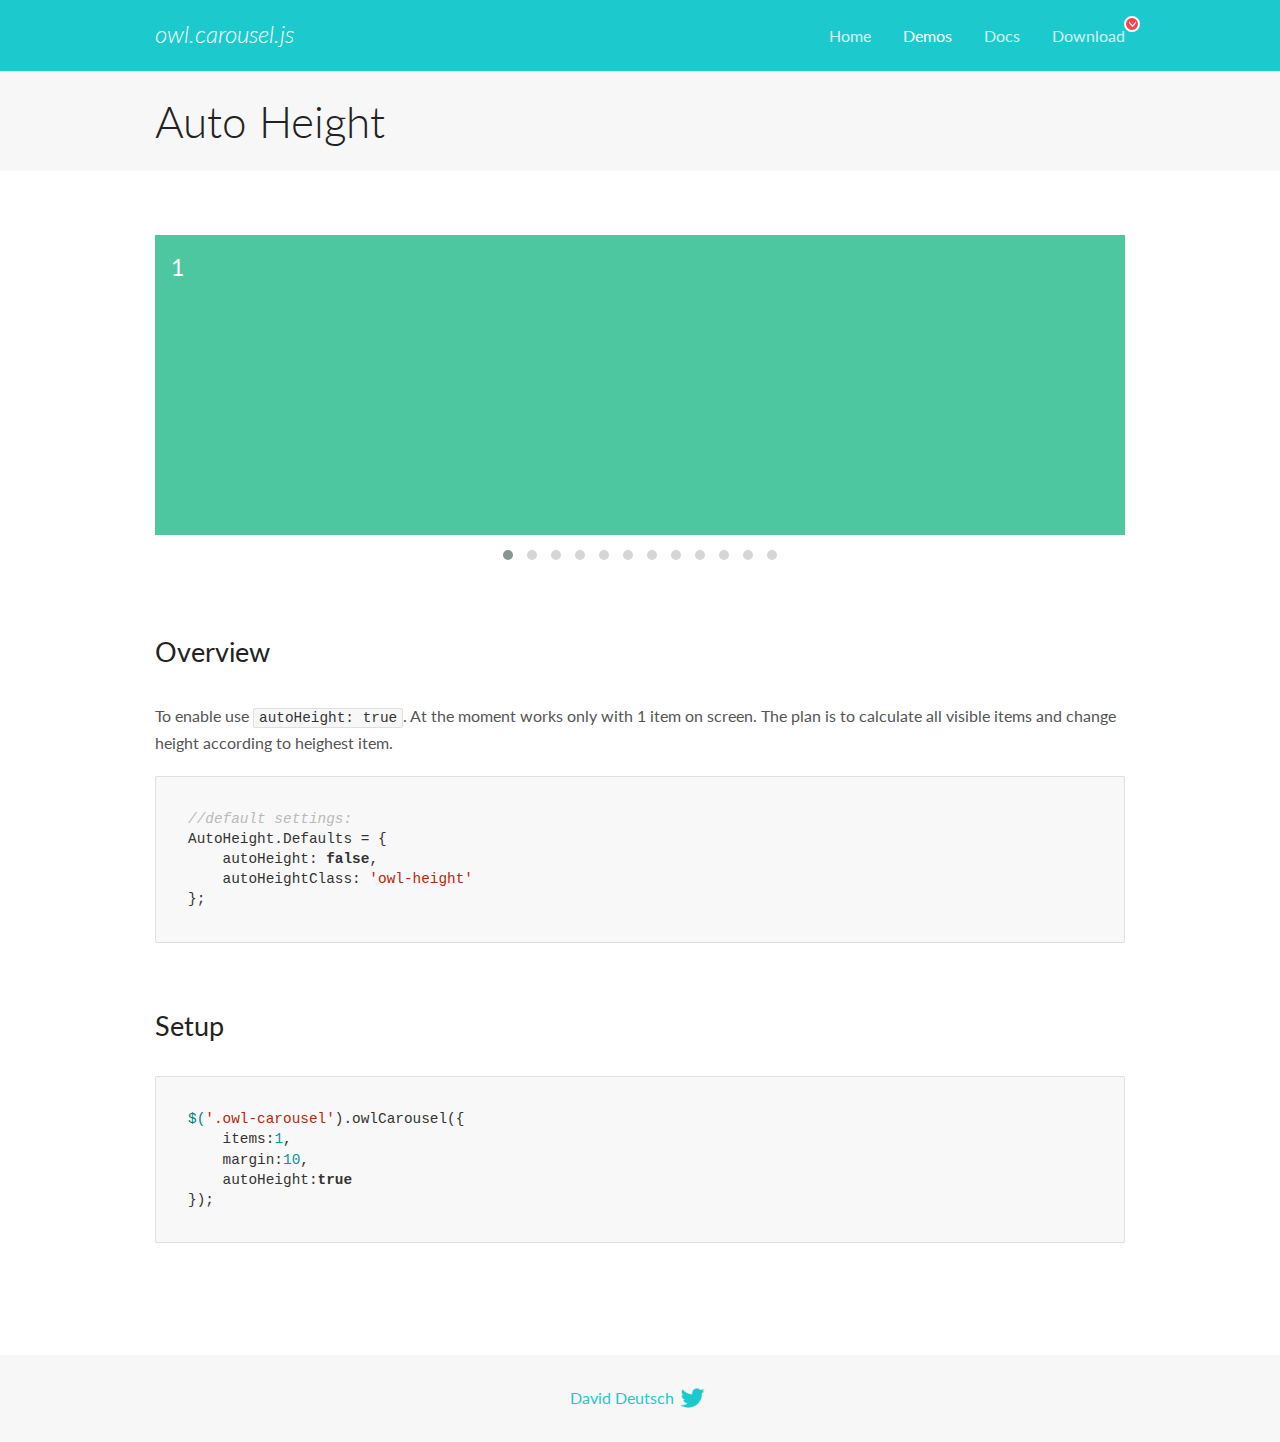
<file: ex/vendor/docs_owl_carousel/demos/autoheight.html>
<!DOCTYPE html>
<html lang="en">
  <head>

    <!-- head -->
    <meta charset="utf-8">
    <meta name="msapplication-tap-highlight" content="no" />
    <meta name="viewport" content="width=device-width, initial-scale=1.0" />
    <meta name="description" content="autoHeight usage demo">
    <meta name="author" content="David Deutsch">
    <title>
      Auto Height Demo | Owl Carousel | 2.3.4
    </title>

    <!-- Stylesheets -->
    <link href='https://fonts.googleapis.com/css?family=Lato:300,400,700,400italic,300italic' rel='stylesheet' type='text/css'>
    <link rel="stylesheet" href="../assets/css/docs.theme.min.css">

    <!-- Owl Stylesheets -->
    <link rel="stylesheet" href="../assets/owlcarousel/assets/owl.carousel.min.css">
    <link rel="stylesheet" href="../assets/owlcarousel/assets/owl.theme.default.min.css">

    <!-- HTML5 shim and Respond.js IE8 support of HTML5 elements and media queries -->

    <!--[if lt IE 9]>
      <script src="https://oss.maxcdn.com/libs/html5shiv/3.7.0/html5shiv.js"></script>
      <script src="https://oss.maxcdn.com/libs/respond.js/1.3.0/respond.min.js"></script>
    <![endif]-->

    <!-- Favicons -->
    <link rel="apple-touch-icon-precomposed" sizes="144x144" href="../assets/ico/apple-touch-icon-144-precomposed.png">
    <link rel="shortcut icon" href="../assets/ico/favicon.png">
    <link rel="shortcut icon" href="favicon.ico">

    <!-- Yeah i know js should not be in header. Its required for demos.-->

    <!-- javascript -->
    <script src="../assets/vendors/jquery.min.js"></script>
    <script src="../assets/owlcarousel/owl.carousel.js"></script>
  </head>
  <body>

    <!-- header -->
    <header class="header">
      <div class="row">
        <div class="large-12 columns">
          <div class="brand left">
            <h3>
              <a href="/OwlCarousel2/">owl.carousel.js</a> 
            </h3>
          </div>
          <a id="toggle-nav" class="right">
            <span></span> <span></span> <span></span> 
          </a> 
          <div class="nav-bar">
            <ul class="clearfix">
              <li> <a href="/OwlCarousel2/index.html">Home</a>  </li>
              <li class="active">
                <a href="/OwlCarousel2/demos/demos.html">Demos</a> 
              </li>
              <li> <a href="/OwlCarousel2/docs/started-welcome.html">Docs</a>  </li>
              <li>
                <a href="https://github.com/OwlCarousel2/OwlCarousel2/archive/2.3.4.zip">Download</a> 
                <span class="download"></span> 
              </li>
            </ul>
          </div>
        </div>
      </div>
    </header>

    <!-- title -->
    <section class="title">
      <div class="row">
        <div class="large-12 columns">
          <h1>Auto Height</h1>
        </div>
      </div>
    </section>

    <!--  Demos -->
    <section id="demos">
      <div class="row">
        <div class="large-12 columns">
          <div class="owl-carousel owl-theme">
            <div class="item" style="height:300px">
              <h4>1</h4>
            </div>
            <div class="item" style="height:100px">
              <h4>2</h4>
            </div>
            <div class="item" style="height:500px">
              <h4>3</h4>
            </div>
            <div class="item" style="height:250px">
              <h4>4</h4>
            </div>
            <div class="item" style="height:400px">
              <h4>5</h4>
            </div>
            <div class="item" style="height:500px">
              <h4>6</h4>
            </div>
            <div class="item" style="height:600px">
              <h4>7</h4>
            </div>
            <div class="item" style="height:400px">
              <h4>8</h4>
            </div>
            <div class="item" style="height:300px">
              <h4>9</h4>
            </div>
            <div class="item" style="height:350px">
              <h4>10</h4>
            </div>
            <div class="item" style="height:200px">
              <h4>11</h4>
            </div>
            <div class="item" style="height:150px">
              <h4>12</h4>
            </div>
          </div>
          <h3 id="overview">Overview</h3>
          <p>To enable use <code>autoHeight: true</code>. At the moment works only with 1 item on screen. The plan is to calculate all visible items and change height according to heighest item.</p>
          <pre><code>//default settings:
AutoHeight.Defaults = {
    autoHeight: false,
    autoHeightClass: &#39;owl-height&#39;
};</code></pre>
          <h3 id="setup">Setup</h3>
          <pre><code>$(&#39;.owl-carousel&#39;).owlCarousel({
    items:1,
    margin:10,
    autoHeight:true
});</code></pre>
          <script>
            $(document).ready(function() {
              $('.owl-carousel').owlCarousel({
                items: 1,
                margin: 10,
                autoHeight: true
              });
            })
          </script>
        </div>
      </div>
    </section>

    <!-- footer -->
    <footer class="footer">
      <div class="row">
        <div class="large-12 columns">
          <h5>
            <a href="/OwlCarousel2/docs/support-contact.html">David Deutsch</a> 
            <a id="custom-tweet-button" href="https://twitter.com/share?url=https://github.com/OwlCarousel2/OwlCarousel2&text=Owl Carousel - This is so awesome! " target="_blank"></a> 
          </h5>
        </div>
      </div>
    </footer>

    <!-- vendors -->
    <script src="../assets/vendors/highlight.js"></script>
    <script src="../assets/js/app.js"></script>
  </body>
</html>
</file>
<file: api/css/main.css>
@font-face {
    font-family: "starWars";
    src: url("../font/Starjedi.ttf");
}
main
{
    background-image: url("../images/background.jpg");
    color: white;
    background-position: right;
    background-size: cover;
    font-family: "starWars";
}
figure
{
    font-family: "starWars";
    display: flex;
    flex-direction: column;
    align-items: center;
}
figure>img
{
    width: 20vw;
    height: 15vw;
    padding: 0;
    margin: 0;
}
figure>h2 {
    padding: 0;
    margin: 0;
    font-size: 3rem;
    color: black;
    text-shadow:2px 0px #ffe960, 0px 2px #ffe960, -2px 0px #ffe960, 0px -2px #ffe960;
}
{
    color: white;
}
.row
{
    text-align: center;

}
.row a{
    color: white;
    font-size: 2em;
    text-shadow:3px 0px black, 0px 3px black, -3px 0px black, 0px -3px black;
}
#message
{
    font-size: 2em;
    font-style: italic;
    margin-top: 2em;
}
#tableau
{
    display: flex;
    flex-direction: column;
    align-items: center;
    border: 2px solid white;
    border-radius: 5px;
    background-color: rgba(64, 64, 64, 0.73);
    width: 90vw;
    margin-bottom: 10px;
}
#tableau .btn-dark
{
    background-color: black;
    border: solid 2px #ffe960;
    background-image: url("../images/bg-buttons.jpeg");
    background-size: contain;
}
#tableau .btn-dark:hover
{
    color: black;
    border: solid 2px #ffd900;
    text-shadow:1px 0px #ffe960, 0px 1px #ffe960, -1px 0px #ffe960, 0px -1px #ffe960;
}
.ligne
{
    display: flex;
    flex-direction: row;
    justify-content: space-between;
    width: 80vw;
    margin: 3px;
    text-shadow:2px 0px black, 0px 2px black, -2px 0px black, 0px -2px black;
}
#divButtons
{
    display: flex;
    justify-content: center;
    width: 100vw;
}
#divButtons>div
{
    display: flex;
    justify-content: space-around;
    width: 50vw;
}
#divButtons button
{
    border: solid 2px #ffd900;
    margin: 5px;
    background-image: url("../images/bg-buttons.jpeg");
    background-size: contain;
}

#divButtons button:hover
{
    color: black;
    border: solid 2px #ffd900;
    text-shadow:1px 0px #ffe960, 0px 1px #ffe960, -1px 0px #ffe960, 0px -1px #ffe960;
}

#modal
{
    text-shadow:1px 0px black, 0px 1px black, -1px 0px black, 0px -1px black;
}
#modal p
{
    margin-bottom: 0.1rem;
    margin-top: 1.5rem;
}
#modal button
{
    background-color: #262626;
}
#modal button:hover
{
    background-image: url("../images/bg-buttons.jpeg");
    background-size: contain;
}
</file>
<file: css/snake.css>
#flex
{
    display: flex;
    flex-direction: row;
}
</file>
